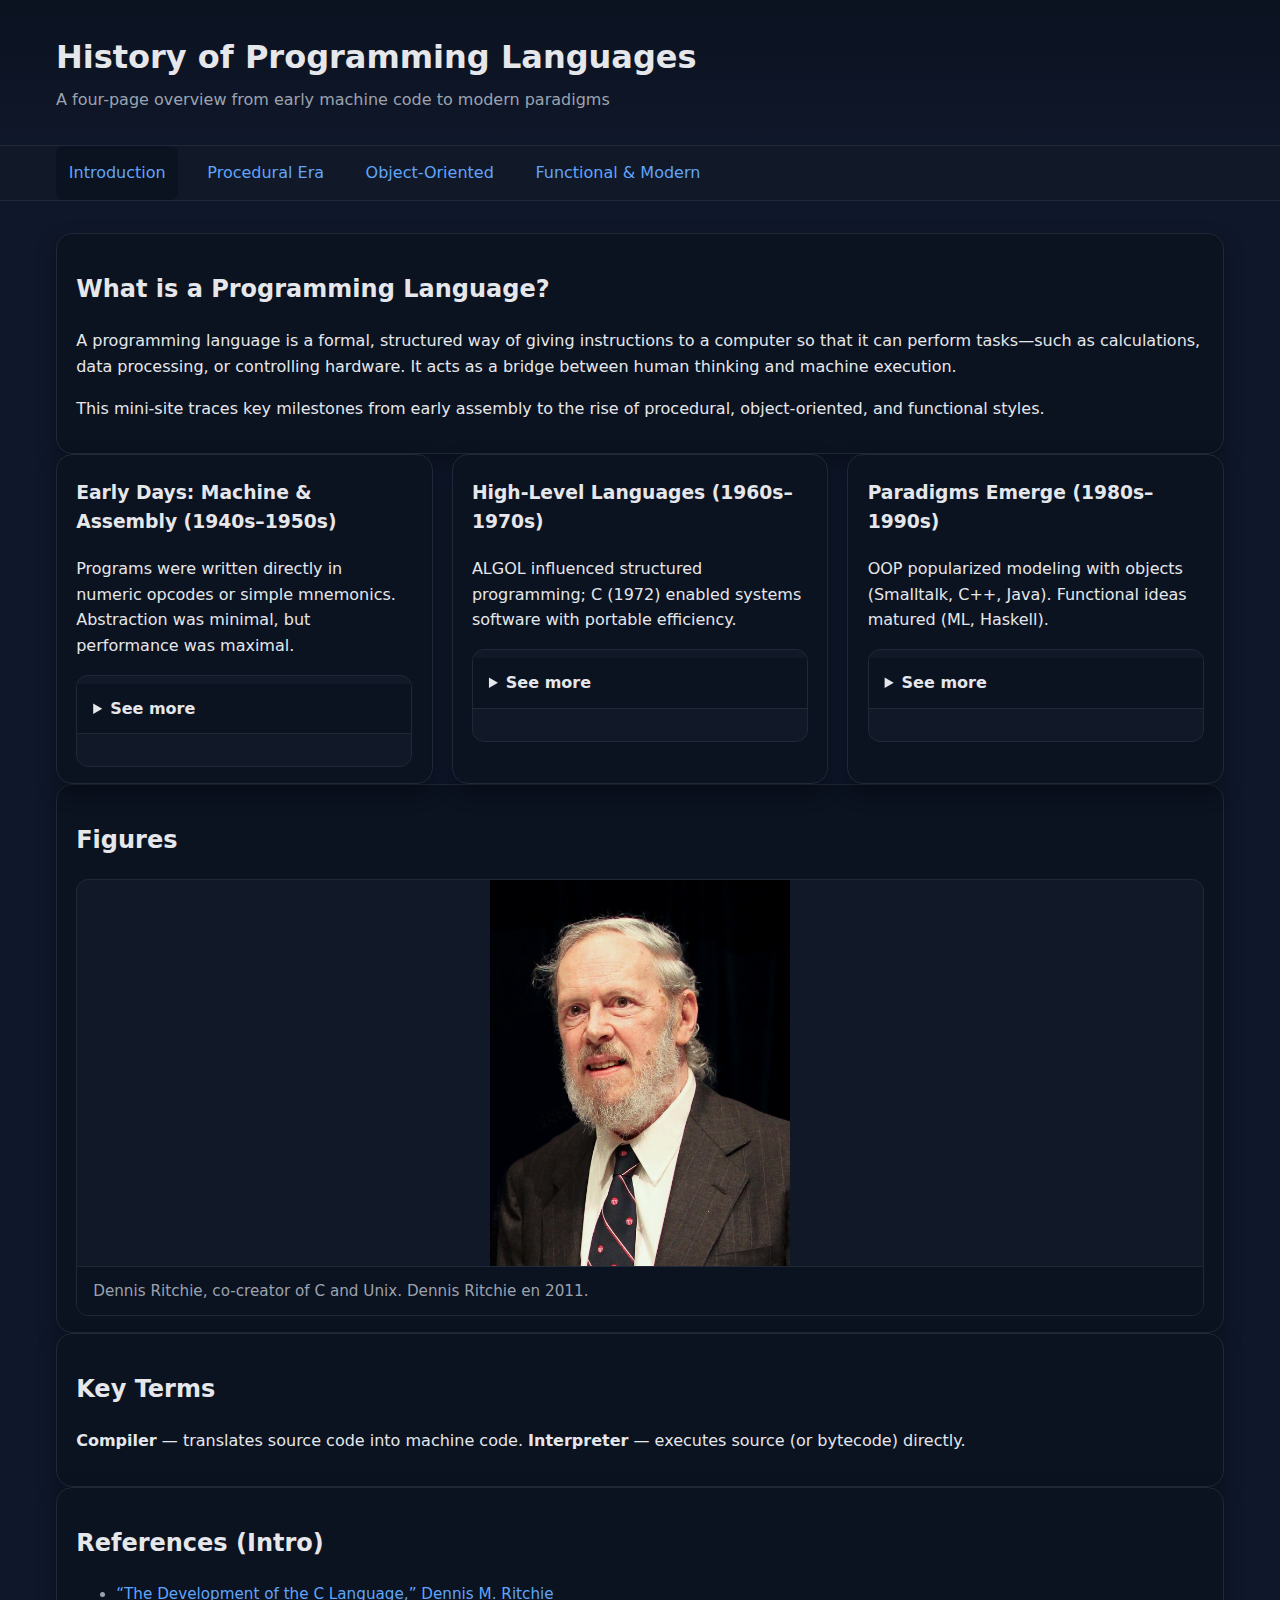
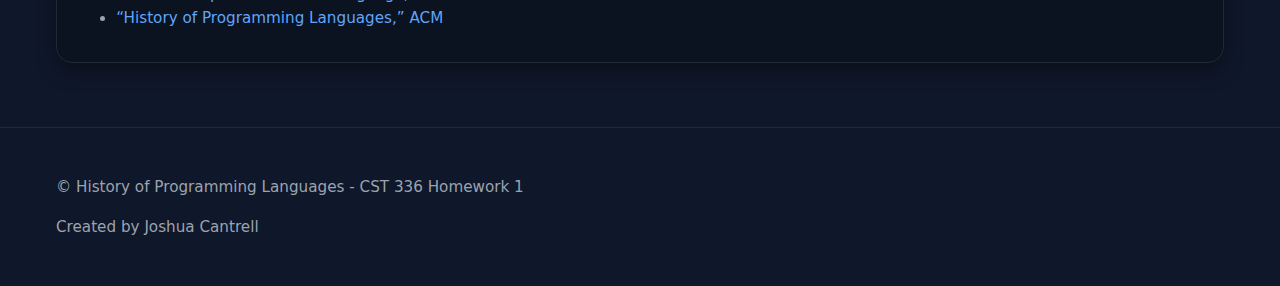
<file: hw1/index.html>
<!doctype html>
<html lang="en">
<head>
  <meta charset="utf-8">
  <meta name="viewport" content="width=device-width, initial-scale=1">
  <title>Introduction · History of Programming Languages</title>
  <link rel="stylesheet" href="styles.css">
</head>
<body>
  <header>
    <div class="container">
      <h1 class="site-title">History of Programming Languages</h1>
      <p class="site-subtitle">A four-page overview from early machine code to modern paradigms</p>
    </div>
  </header>
  <nav>
    <div class="container">
      <a href="index.html" aria-current="page">Introduction</a>
      <a href="procedural.html">Procedural Era</a>
      <a href="oop.html">Object-Oriented</a>
      <a href="functional-modern.html">Functional & Modern</a>
    </div>
  </nav>
  <main>
    <div class="container">

<section class="card">
  <h2>What is a Programming Language?</h2>
  <p>A programming language is a formal, structured way of giving instructions to a computer so that it can perform tasks—such as calculations, data processing, or controlling hardware. It acts as a bridge between human thinking and machine execution.</p>
  <p>This mini-site traces key milestones from early assembly to the rise of procedural, object-oriented, and functional styles.</p>
</section>

<div class="grid">
  <article class="card">
    <h3>Early Days: Machine &amp; Assembly (1940s–1950s)</h3>
    <p>Programs were written directly in numeric opcodes or simple mnemonics. Abstraction was minimal, but performance was maximal.</p>
    <details>
      <summary>See more</summary>
      <ul>
        <li><time datetime="1951">1951</time>: UNIVAC assemblers</li>
        <li><time datetime="1954">1954</time>: FORTRAN begins at IBM</li>
        <li><time datetime="1959">1959</time>: COBOL targets business data processing</li>
      </ul>
    </details>
  </article>

  <article class="card">
    <h3>High-Level Languages (1960s–1970s)</h3>
    <p>ALGOL influenced structured programming; C (1972) enabled systems software with portable efficiency.</p>
    <details>
      <summary>See more</summary>
      <p>Pascal (1970) emphasized teaching; C’s design impacted countless successors.</p>
    </details>
  </article>

  <article class="card">
    <h3>Paradigms Emerge (1980s–1990s)</h3>
    <p>OOP popularized modeling with objects (Smalltalk, C++, Java). Functional ideas matured (ML, Haskell).</p>
    <details>
      <summary>See more</summary>
      <p>Scripting languages like Python (1991) and JavaScript (1995) broadened accessibility and web uses.</p>
    </details>
  </article>
</div>

<section class="card">
  <h2>Figures</h2>
  <figure>
    <img src="img/Dennis_Ritchie_2011.jpg" alt="Dennis Ritchie" width="260">
    <figcaption>Dennis Ritchie, co-creator of C and Unix. Dennis Ritchie en 2011.</figcaption>
  </figure>
</section>

<section class="card">
  <h2>Key Terms</h2>
  <p><strong>Compiler</strong> — translates source code into machine code. <strong>Interpreter</strong> — executes source (or bytecode) directly.</p>
</section>

<section class="card">
  <h2>References (Intro)</h2>
  <ul class="small">
    <li><a href="https://www.bell-labs.com/usr/dmr/www/chist.html" target="_blank" rel="noopener">“The Development of the C Language,” Dennis M. Ritchie</a></li>
    <li><a href="https://dl.acm.org/doi/book/10.1145/800025" target="_blank" rel="noopener">“History of Programming Languages,” ACM</a></li>
  </ul>
</section>


    </div>
  </main>
  <footer>
    <div class="container">
      <p class="small">&copy; History of Programming Languages - CST 336 Homework 1</p>
      <p class="small"> Created by Joshua Cantrell</p>
    </div>
  </footer>
</body>
</html>
</file>
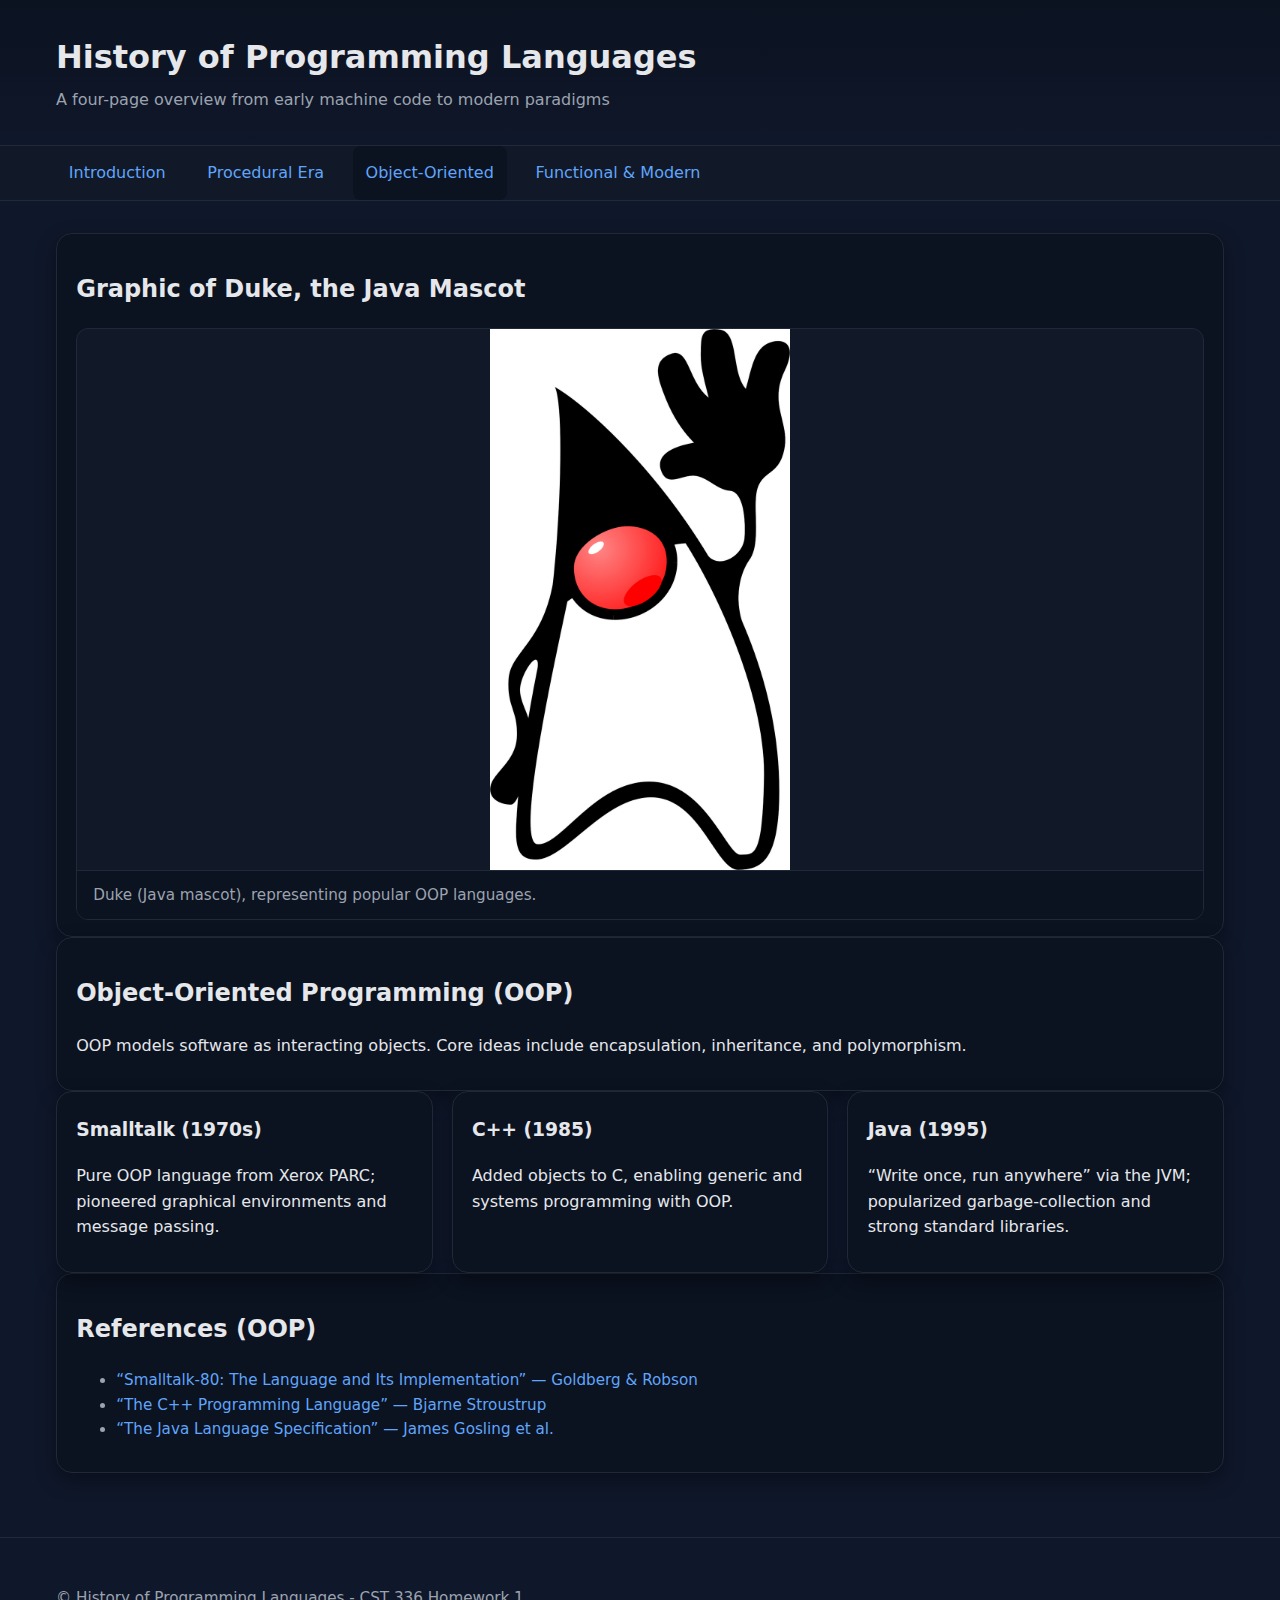
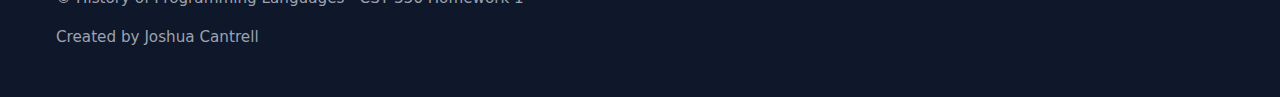
<file: hw1/oop.html>
<!doctype html>
<html lang="en">
<head>
  <meta charset="utf-8">
  <meta name="viewport" content="width=device-width, initial-scale=1">
  <title>Object-Oriented · History of Programming Languages</title>
  <link rel="stylesheet" href="styles.css">
</head>
<body>
  <header>
    <div class="container">
      <h1 class="site-title">History of Programming Languages</h1>
      <p class="site-subtitle">A four-page overview from early machine code to modern paradigms</p>
    </div>
  </header>
  <nav>
    <div class="container">
      <a href="index.html">Introduction</a>
      <a href="procedural.html">Procedural Era</a>
      <a href="oop.html" aria-current="page">Object-Oriented</a>
      <a href="functional-modern.html">Functional & Modern</a>
    </div>
  </nav>
  <main>
    <div class="container">

<section class="card">
  <h2>Graphic of Duke, the Java Mascot</h2>
  <figure>
    <img src="img/Duke_Wave.png" alt="Duke, the Java mascot">
    <figcaption>Duke (Java mascot), representing popular OOP languages.</figcaption>
  </figure>
</section>


<section class="card">
  <h2>Object-Oriented Programming (OOP)</h2>
  <p>OOP models software as interacting objects. Core ideas include encapsulation, inheritance, and polymorphism.</p>
</section>

<section class="grid">
  <article class="card">
    <h3>Smalltalk (1970s)</h3>
    <p>Pure OOP language from Xerox PARC; pioneered graphical environments and message passing.</p>
  </article>

  <article class="card">
    <h3>C++ (1985)</h3>
    <p>Added objects to C, enabling generic and systems programming with OOP.</p>
  </article>

  <article class="card">
    <h3>Java (1995)</h3>
    <p>“Write once, run anywhere” via the JVM; popularized garbage-collection and strong standard libraries.</p>
  </article>
</section>

<section class="card">
  <h2>References (OOP)</h2>
  <ul class="small">
    <li><a href="https://dl.acm.org/doi/10.5555/273" target="_blank">“Smalltalk-80: The Language and Its Implementation” — Goldberg & Robson</a></li>
    <li><a href="https://chenweixiang.github.io/docs/The_C++_Programming_Language_4th_Edition_Bjarne_Stroustrup.pdf" target="_blank">“The C++ Programming Language” — Bjarne Stroustrup</a></li>
    <li><a href="https://docs.oracle.com/javase/specs/" target="_blank">“The Java Language Specification” — James Gosling et al.</a></li>

  </ul>
</section>

    </div>
  </main>
  <footer>
    <div class="container">
      <p class="small">&copy; History of Programming Languages - CST 336 Homework 1</p>
      <p class="small"> Created by Joshua Cantrell</p>
    </div>
  </footer>
</body>
</html>
</file>
<file: hw1/styles.css>
/* styles.css — HW1: History of Programming Languages */
:root{
  --bg:#0f172a;
  --panel:#111827;
  --text:#e5e7eb;
  --muted:#9ca3af;
  --accent:#93c5fd;
  --link:#60a5fa;
  --code:#1f2937;
  --card:#0b1220;
  --border:#1f2937;
}

*{box-sizing:border-box}
html,body{margin:0;padding:0;background:var(--bg);color:var(--text);font-family:system-ui,-apple-system,Segoe UI,Roboto,Helvetica,Arial,sans-serif;line-height:1.6}

a{color:var(--link);text-decoration:none}
a:hover{text-decoration:underline}

header{background:linear-gradient(180deg,#0b1220,#0f172a);border-bottom:1px solid var(--border);padding:2rem 1rem}
.container{max-width:1200px;margin:0 auto;padding:0 1rem}

.site-title{font-size:2rem;margin:0 0 .25rem 0}
.site-subtitle{color:var(--muted);margin:0}

nav{background:var(--panel);border-bottom:1px solid var(--border)}
nav .container{display:flex;gap:1rem;flex-wrap:wrap}
nav a{padding:.9rem .8rem;display:inline-block;border-radius:.5rem}
nav a[aria-current="page"], nav a:hover{background:#0b1220}

main{padding:2rem 0}

/* NEW CSS PROPERTY #1: grid layout */
.grid{
  display:grid;
  grid-template-columns: repeat(auto-fit,minmax(260px,1fr));
  gap:1.2rem;
}

.card{
  background:var(--card);
  border:1px solid var(--border);
  border-radius:1rem;
  padding:1rem 1.2rem;
  box-shadow:0 .5rem 1.25rem rgba(0,0,0,.35); /* NEW CSS PROPERTY #2: box-shadow */
}

.card h3{margin-top:.4rem}
.small{font-size:.95rem;color:var(--muted)}

figure{
  margin:0;
  background:var(--panel);
  border:1px solid var(--border);
  border-radius:.75rem;
  overflow:hidden;
}
figure img {
  width: 300px;        /* or 250px, 200px etc. */
  height: auto;        /* keeps correct proportions */
  margin: 0 auto;      /* centers inside the card */
  display: block;      /* prevents inline spacing issues */
}
figcaption{padding:.75rem 1rem;color:var(--muted);font-size:.95rem;background:#0b1220;border-top:1px solid var(--border)}

details{
  background:var(--panel);
  border:1px solid var(--border);
  border-radius:.75rem;
  padding:1rem;
}
details summary{cursor:pointer;font-weight:600;margin:-.5rem -1rem 1rem -1rem;padding:.75rem 1rem;background:#0b1220;border-bottom:1px solid var(--border)}

code, pre{background:var(--code);border-radius:.4rem;border:1px solid var(--border)}
code{padding:.15rem .35rem}
pre{padding:1rem;overflow:auto}

footer{border-top:1px solid var(--border);color:var(--muted);padding:2rem 0;margin-top:2rem}
kbd{background:#111827;border:1px solid #1f2937;border-bottom-color:#111827;border-radius:.35rem;padding:.1rem .35rem}
</file>
